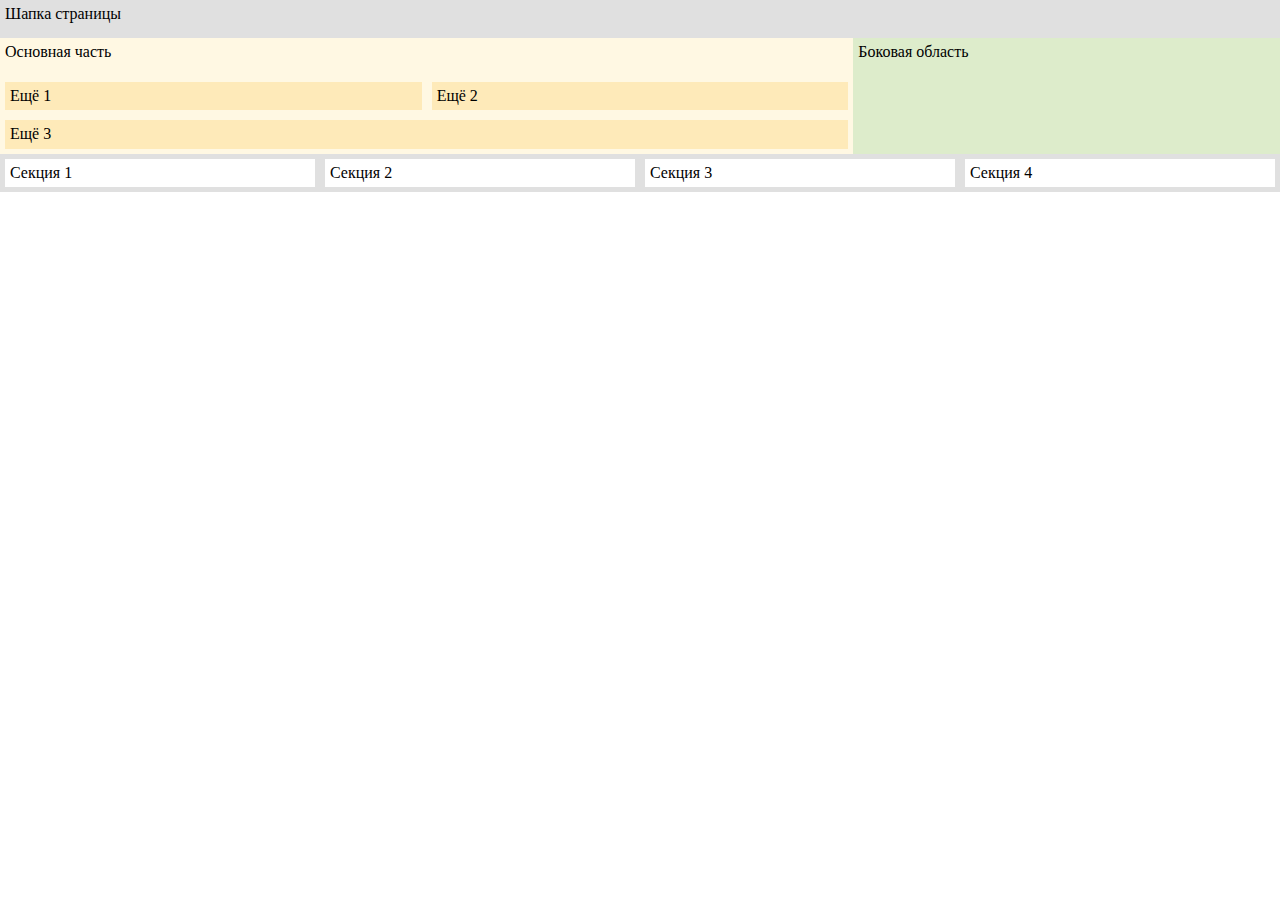
<file: Index.html>
<!DOCTYPE html>
<html lang="en">
  <head>
    <meta charset="UTF-8" />
    <meta name="viewport" content="width=device-width, initial-scale=1.0" />
    <link rel="stylesheet" href="Normalize.css" />
    <title>Таблица</title>
    <style>
      .container {
        display: grid;
        grid-template-rows: 1fr 3fr 1fr;
        grid-template-columns: 2fr 1fr;
      }

      .header {
        padding: 5px;
        grid-column: 1 / 3;
        background-color: rgb(224, 224, 224);
      }

      .main {
        display: grid;
        grid-template-rows: 1fr 1fr 1fr;
        grid-template-columns: 1fr 1fr;
        gap: 10px;
        padding: 5px;
        background-color: rgb(255, 248, 227);
      }

      .main_text {
        grid-column: 1 / 3;
      }

      .article-1-2 {
        padding: 5px;
        background-color: rgb(254, 234, 185);
      }

      .article-3 {
        grid-column: 1 / 3;
        padding: 5px;
        background-color: rgb(254, 234, 185);
      }

      .aside {
        padding: 5px;
        background-color: rgb(221, 236, 203);
      }

      .footer {
        display: grid;
        grid-column: 1 / 3;
        grid-template-columns: repeat(4, 1fr);
        gap: 10px;
        padding: 5px;
        background-color: rgb(224, 224, 224);
      }

      .section {
        padding: 5px;
        background-color: white;
      }
    </style>
  </head>
  <body>
    <div class="container">
      <header class="header">Шапка страницы</header>
      <main class="main">
        <div class="main_text">Основная часть</div>
        <article class="article-1-2">Ещё 1</article>
        <article class="article-1-2">Ещё 2</article>
        <article class="article-3">Ещё 3</article>
      </main>
      <aside class="aside">Боковая область</aside>
      <footer class="footer">
        <section class="section">Секция 1</section>
        <section class="section">Секция 2</section>
        <section class="section">Секция 3</section>
        <section class="section">Секция 4</section>
      </footer>
    </div>
  </body>
</html>
</file>
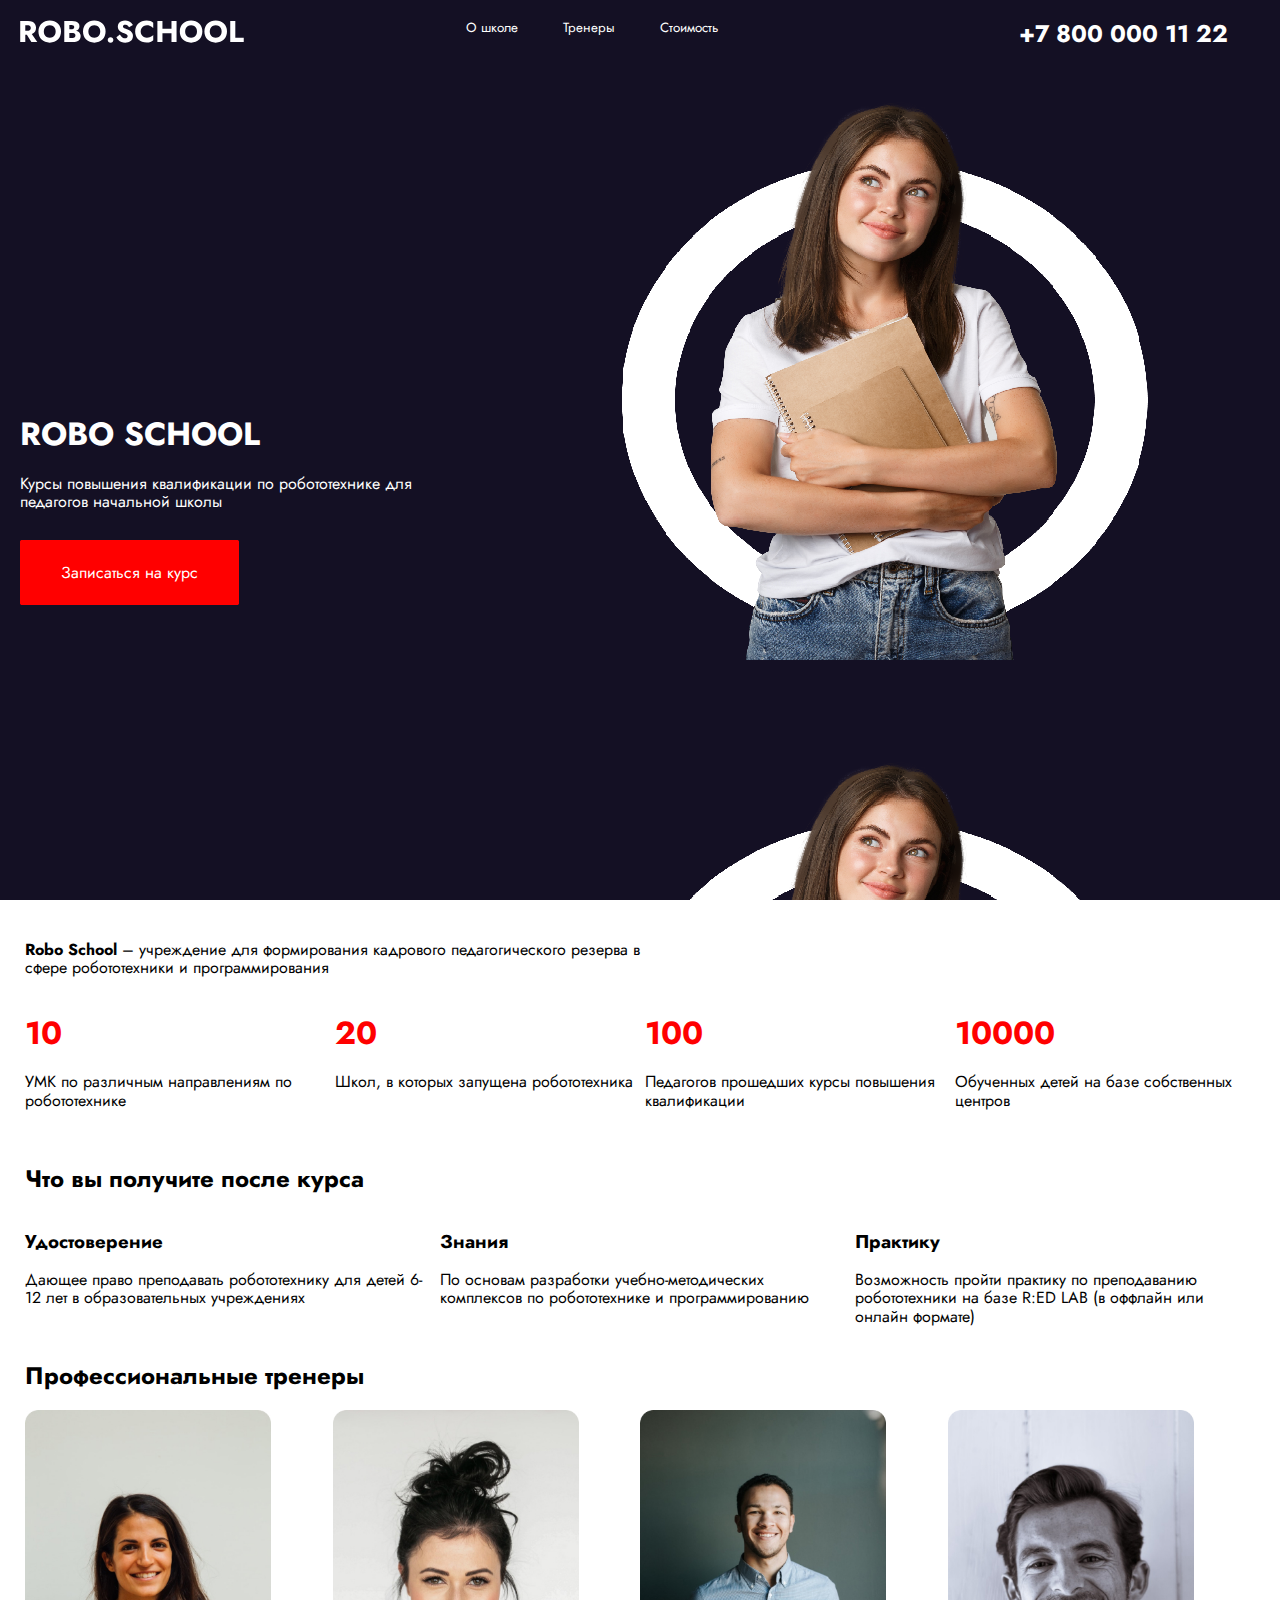
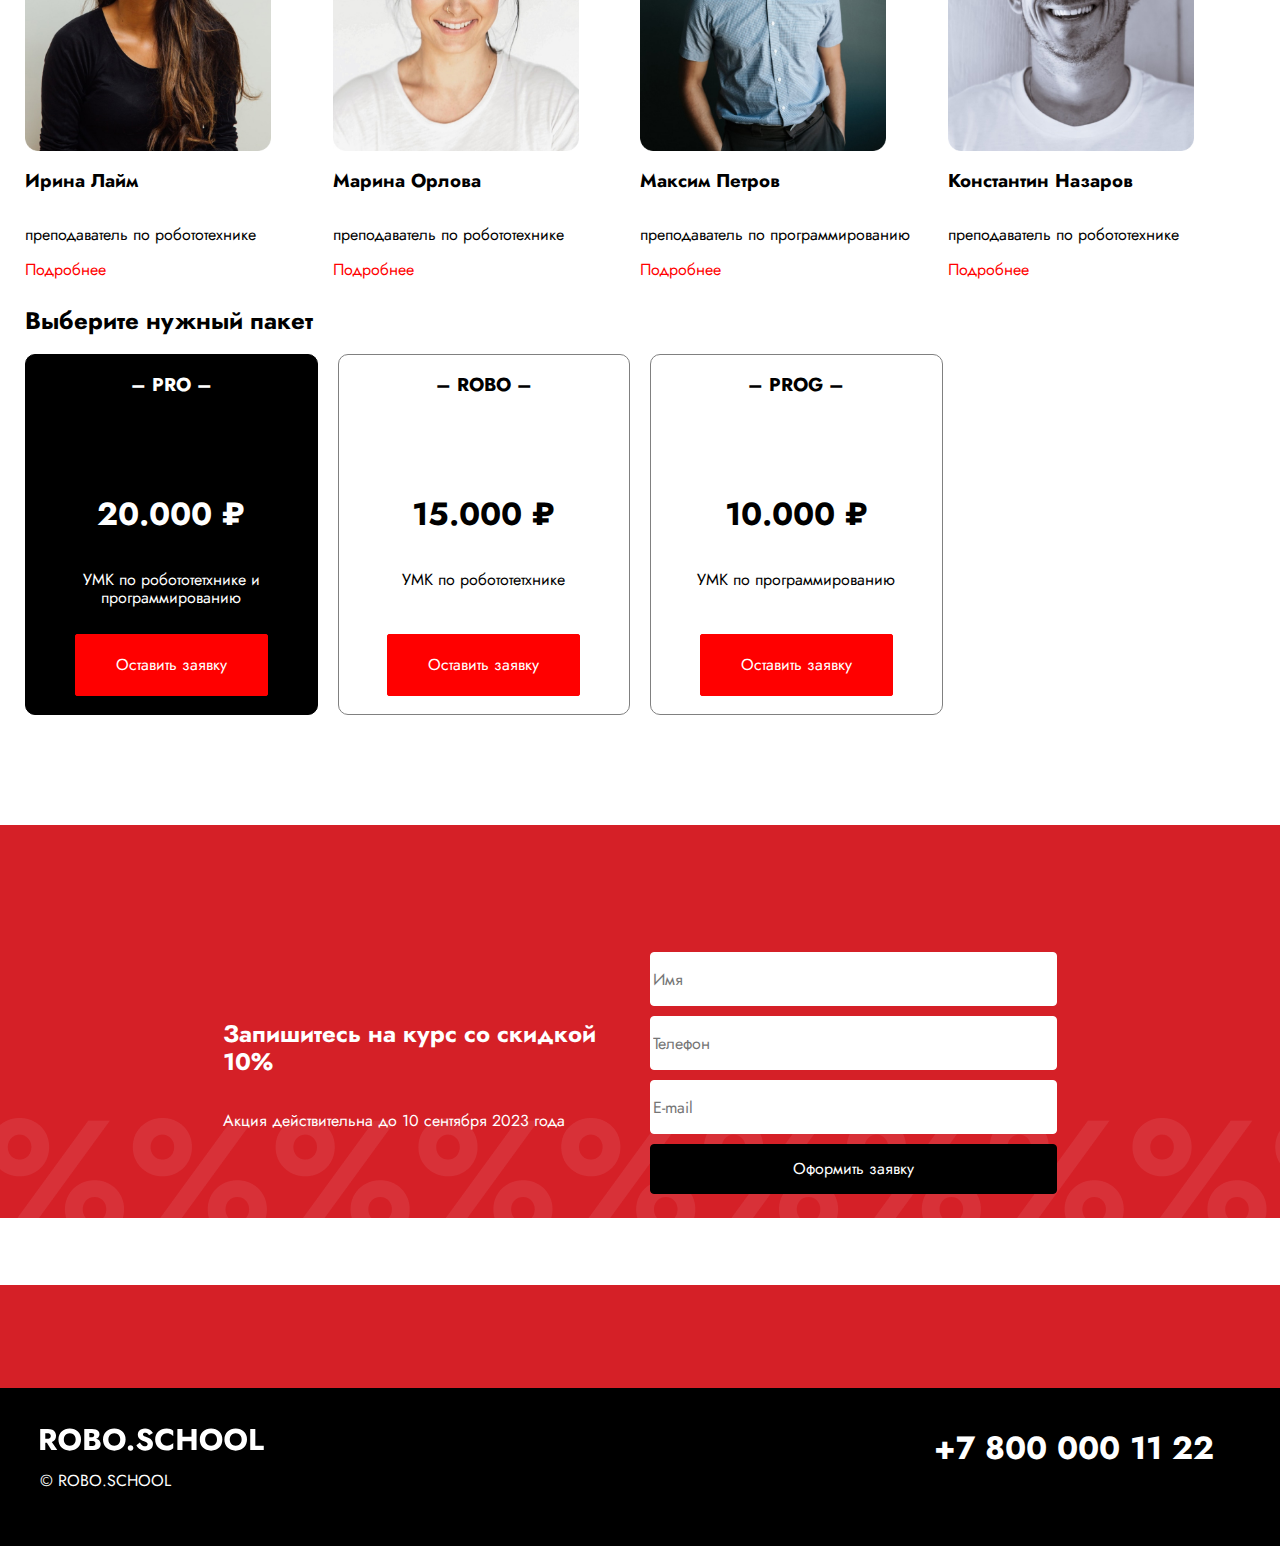
<file: Сайт ROBO SCHOOL/Index.html>
<!DOCTYPE html>
<html lang="ru">
  <head>
    <meta charset="UTF-8" />
    <meta name="viewport" content="width=device-width, initial-scale=1.0" />
    <title>ROBO SCHOOL</title>
    <link rel="stylesheet" href="normalize.css" />
    <link rel="stylesheet" href="Style.css" />
    <link rel="preconnect" href="https://fonts.googleapis.com" />
    <link rel="preconnect" href="https://fonts.gstatic.com" crossorigin />
    <link
      href="https://fonts.googleapis.com/css2?family=Jost:ital,wght@0,300;0,400;1,300&display=swap"
      rel="stylesheet"
    />
  </head>
  <body>
    <header>
      <img src="ROBO_SCHOOL.svg" alt="Логотип" />
      <a href="" class="menu_nav">О школе</a
      ><a href="" class="menu_nav">Тренеры</a
      ><a href="" class="menu_nav">Стоимость</a>
      <h2>+7 800 000 11 22</h2>
      <div>
        <h1>ROBO SCHOOL</h1>
        <p>
          Курсы повышения квалификации по робототехнике для педагогов начальной
          школы
        </p>
        <br />
        <br />
        <a href="" class="button">Записаться на курс</a>
      </div>
    </header>
    <main>
      <div class="text_block">
        <p>
          <span>Robo School</span> – учреждение для формирования кадрового
          педагогического резерва в сфере робототехники и программирования
        </p>
      </div>
      <article class="block1">
        <div>
          <h1>10</h1>
          <p>УМК по различным направлениям по робототехнике</p>
        </div>
        <div>
          <h1>20</h1>
          <p>Школ, в которых запущена робототехника</p>
        </div>
        <div>
          <h1>100</h1>
          <p>Педагогов прошедших курсы повышения квалификации</p>
        </div>
        <div>
          <h1>10000</h1>
          <p>Обученных детей на базе собственных центров</p>
        </div>
      </article>
      <br />
      <h2>Что вы получите после курса</h2>
      <article class="block2">
        <div>
          <h3>Удостоверение</h3>
          <p>
            Дающее право преподавать робототехнику для детей 6-12 лет в
            образовательных учреждениях
          </p>
        </div>
        <div>
          <h3>Знания</h3>
          <p>
            По основам разработки учебно-методических комплексов по
            робототехнике и программированию
          </p>
        </div>
        <div>
          <h3>Практику</h3>
          <p>
            Возможность пройти практику по преподаванию робототехники на базе
            R:ED LAB (в оффлайн или онлайн формате)
          </p>
        </div>
      </article>
      <h2>Профессиональные тренеры</h2>
      <article class="block3">
        <img src="Photo1.jpg" alt="Фото преподавателя" /><img
          src="Photo2.jpg"
          alt="Фото преподавателя"
        /><img src="Photo3.jpg" alt="Фото преподавателя" /><img
          src="Photo4.jpg"
          alt="Фото преподавателя"
        />
        <h3>Ирина Лайм</h3>
        <h3>Марина Орлова</h3>
        <h3>Максим Петров</h3>
        <h3>Константин Назаров</h3>
        <p>преподаватель по робототехнике</p>
        <p>преподаватель по робототехнике</p>
        <p>преподаватель по программированию</p>
        <p>преподаватель по робототехнике</p>
        <a href="" class="links_more">Подробнее</a
        ><a href="" class="links_more">Подробнее</a
        ><a href="" class="links_more">Подробнее</a
        ><a href="" class="links_more">Подробнее</a>
      </article>
      <br />
      <h2>Выберите нужный пакет</h2>
      <article class="block4">
        <div class="pro">
          <h3>– PRO –</h3>
          <h1>20.000 ₽</h1>
          <p>УМК по робототетхнике и программированию</p>
          <a href="" class="button">Оставить заявку</a>
        </div>
        <div class="robo_prog">
          <h3>– ROBO –</h3>
          <h1>15.000 ₽</h1>
          <p>УМК по робототетхнике</p>
          <a href="" class="button">Оставить заявку</a>
        </div>
        <div class="robo_prog">
          <h3>– PROG –</h3>
          <h1>10.000 ₽</h1>
          <p>УМК по программированию</p>
          <a href="" class="button">Оставить заявку</a>
        </div>
      </article>
      <br />
    </main>
    <article class="block5">
      <div>
        <h2>Запишитесь на курс со скидкой 10%</h2>
        <p>Акция действительна до 10 сентября 2023 года</p>
      </div>
      <form>
        <input type="text" placeholder="Имя" /><input
          type="text"
          placeholder="Телефон"
        /><input type="text" placeholder="E-mail" /><button>
          Оформить заявку
        </button>
      </form>
    </article>
    <footer>
      <div>
        <img src="ROBO_SCHOOL.svg" alt="Логотип" />
        <p>© ROBO.SCHOOL</p>
      </div>
      <h1>+7 800 000 11 22</h1>
    </footer>
  </body>
</html>
</file>
<file: Сайт ROBO SCHOOL/Style.css>
body {
    font-family: 'Jost', sans-serif;
}

header {
    display: grid;
    grid-template-columns: 5fr 1fr 1fr 4fr 3fr;
    height: 100vh;
    gap: 10px;
    padding-left: 20px;
    color: white;
    background-image: url('Header.png');
}

main {
    padding: 25px;
}

span {
    font-weight: bold;
}

input {
    height: 50px;
    border: 1px solid white;
    border-radius: 4px;
}

button {
    height: 50px;
    color: white;
    background-color: black;
    border: 1px solid black;
    border-radius: 4px;
}

footer {
    display: grid;
    grid-template-columns: 2fr 3fr 2fr;
    color: white;
    background-color: black;
}



header img {
    padding-top: 20px;
}

header a {
    padding-top: 20px;
}

header h2 {
    padding-top: -20px;
}

.block1 div h1 {
    color: red;
}

article img {
    width: 80%;
}

.block4 div h1 {
    grid-row-start: 3;
}

.block4 div p {
    grid-row-start: 4;
}

.block4 div a {
    grid-row-start: 5;
}

.block5 div {
    display: grid;
    grid-column-start: 2;
    align-items: center;
    align-content: center;
}

.block5 form {
    display: grid;
    gap: 10px;
    align-items: center;
    align-content: center;
}

footer div {
    padding: 40px;
}

footer h1 {
    grid-column-start: 3;
    padding: 20px;
}



.menu_nav:link {
    font-size: smaller;
    color: white;
    text-decoration: none;
}

.menu_nav:visited {
    font-size: smaller;
    color: white;
}

.menu_nav:hover {
    font-size: smaller;
    color: rgb(189, 189, 189);
    text-decoration: none;
}

.links_more:link {
    color: red;
    text-decoration: none;
}

.links_more:visited {
    color: red;
}

.links_more:hover {
    color: rgb(177, 10, 10);
    text-decoration: none;
}

.button:link {
    height: 20px;
    padding: 20px 40px;
    align-content: center;
    justify-content: center;
    color: white;
    background-color: red;
    border: 1px solid red;
    border-radius: 2px;
    text-decoration: none;
}

.button:visited {
    height: 20px;
    padding: 20px 40px;
    align-content: center;
    justify-content: center;
    color: white;
    background-color: red;
    border: 1px solid red;
    border-radius: 2px;
    text-decoration: none;
}

.button:hover {
    height: 20px;
    padding: 20px 40px;
    align-content: center;
    justify-content: center;
    color: rgb(216, 216, 216);
    background-color: red;
    border: 1px solid red;
    border-radius: 2px;
    text-decoration: none;
}



.menu_nav {
    display: grid;
    width: 53px;;
    height: 10px;
}

.text_block {
    display: grid;
    width: 50%;
}

.block1 {
    display: grid;
    grid-template-columns: 1fr 1fr 1fr 1fr;
    gap: 10px;
}

.block2 {
    display: grid;
    grid-template-columns: 1fr 1fr 1fr;
    gap: 15px;
}

.block3 {
    display: grid;
    grid-template-columns: 1fr 1fr 1fr 1fr;
}

.links_more {
    width: 53px;;
    height: 8px;
}

.block4 {
    display: grid;
    grid-template-columns: repeat(auto-fill, minmax(250px, 1fr));
    gap: 20px;
}

.pro {
    display: grid;
    grid-template-rows: 2fr 1fr 2fr 2fr 2fr;
    justify-items: center;
    text-align: center;
    color: white;
    background-color: black;
    border: 1px solid black;
    border-radius: 10px;
}

.robo_prog {
    display: grid;
    grid-template-rows: 2fr 1fr 2fr 2fr 2fr;
    justify-items: center;
    text-align: center;
    color: black;
    background-color: white;
    border: 1px solid gray;
    border-radius: 10px;
}

.block5 {
    display: grid;
    grid-template-columns: 1fr 2fr 2fr 1fr;
    height: 70vh;
    gap: 20px;
    color: white;
    background-image: url('Form.png');
}
</file>
